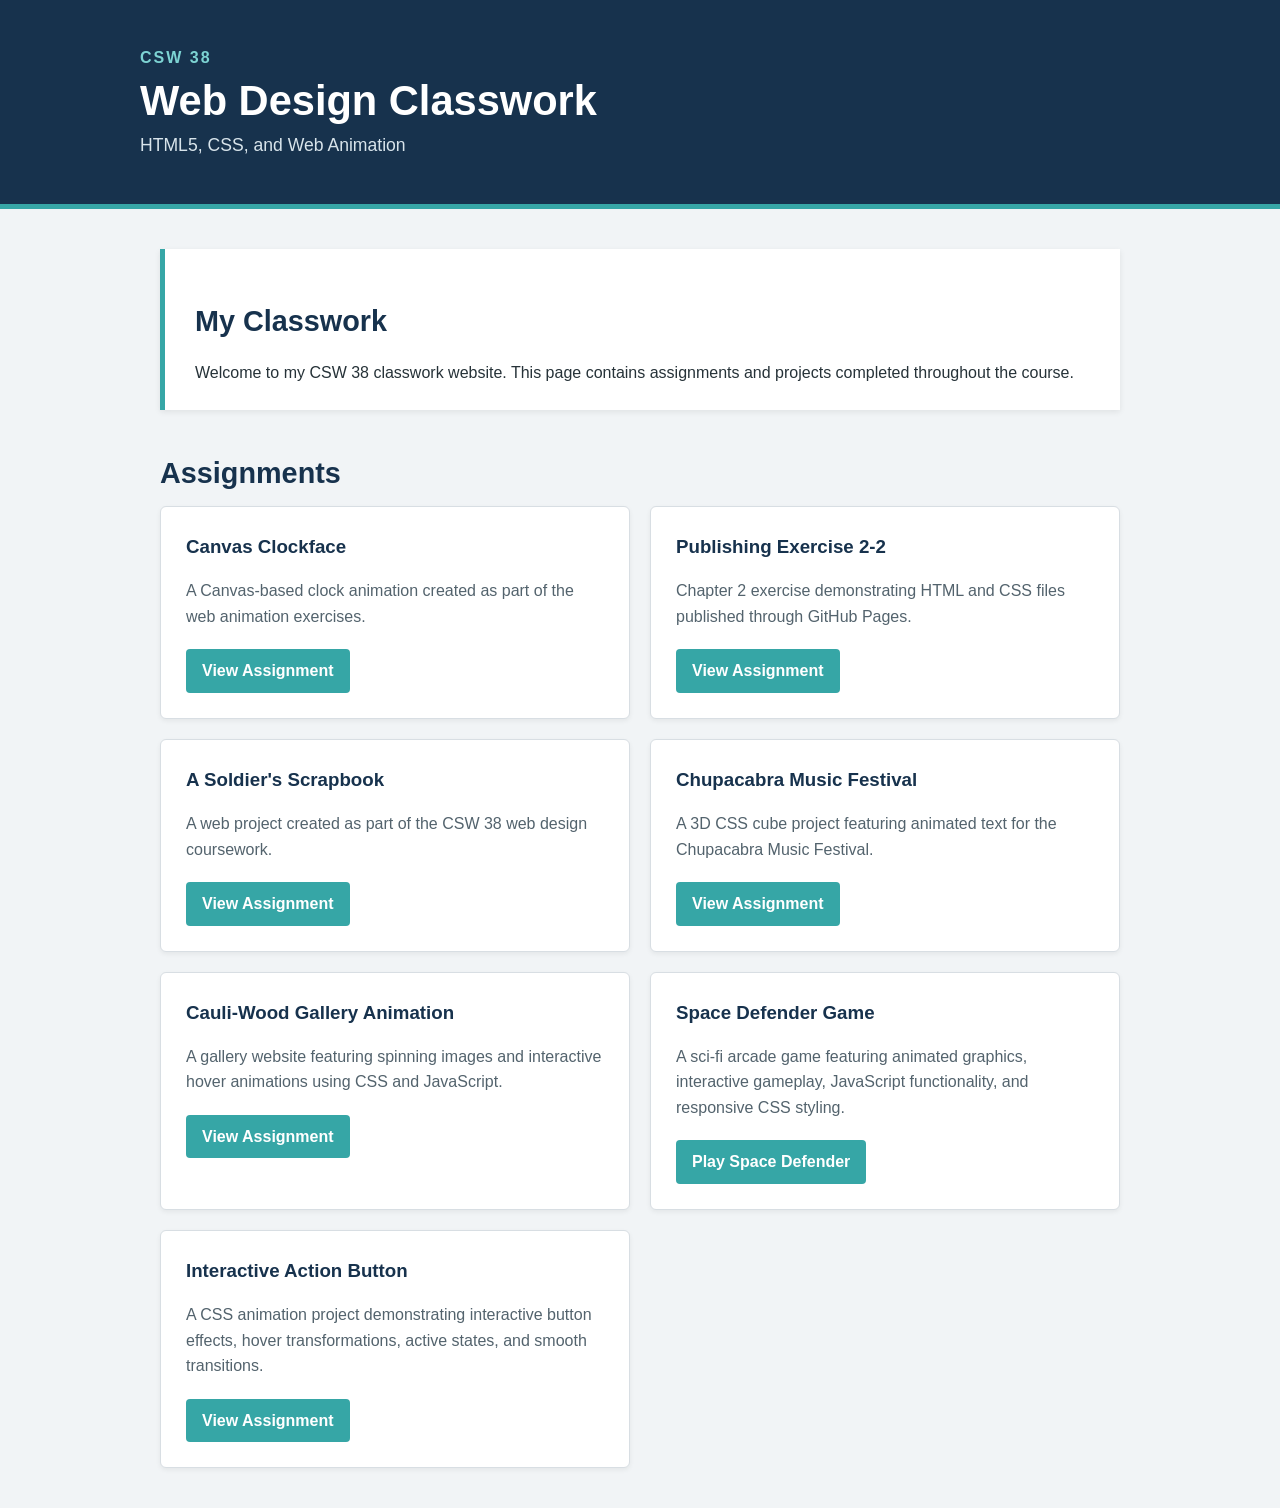
<file: index.html>
<!DOCTYPE html>
<html lang="en">
<head>
   <meta charset="utf-8">
   <meta name="viewport" content="width=device-width, initial-scale=1.0">
   <title>CSW 38 | Web Design Classwork</title>
   <link href="style.css" rel="stylesheet">
</head>

<body>

   <header>
      <div class="header-content">
         <p class="course">CSW 38</p>
         <h1>Web Design Classwork</h1>
         <p class="subtitle">HTML5, CSS, and Web Animation</p>
      </div>
   </header>

   <main>

      <section class="welcome">
         <h2>My Classwork</h2>
         <p>
            Welcome to my CSW 38 classwork website. This page contains
            assignments and projects completed throughout the course.
         </p>
      </section>

      <section>
         <h2>Assignments</h2>

         <div class="assignments">

            <article class="card">
               <h3>Canvas Clockface</h3>
               <p>
                  A Canvas-based clock animation created as part of the
                  web animation exercises.
               </p>
               <a href="canvas-clock/Clockface.html">
                  View Assignment
               </a>
            </article>

            <article class="card">
               <h3>Publishing Exercise 2-2</h3>
               <p>
                  Chapter 2 exercise demonstrating HTML and CSS files
                  published through GitHub Pages.
               </p>
               <a href="publishing-exercise-2-2/code2-2.html">
                  View Assignment
               </a>
            </article>

            <article class="card">
               <h3>A Soldier's Scrapbook</h3>
               <p>
                  A web project created as part of the CSW 38 web design
                  coursework.
               </p>
               <a href="a soldiers scrapbook/ss_dday.html">
                  View Assignment
               </a>
            </article>

            <article class="card">
               <h3>Chupacabra Music Festival</h3>
               <p>
                  A 3D CSS cube project featuring animated text for the
                  Chupacabra Music Festival.
               </p>
               <a href="chupacabra/cf_home.html">
                  View Assignment
               </a>
            </article>

            <article class="card">
               <h3>Cauli-Wood Gallery Animation</h3>
               <p>
                  A gallery website featuring spinning images and
                  interactive hover animations using CSS and JavaScript.
               </p>
               <a href="Cauli-Wood-Gallery/cw_home.html">
                  View Assignment
               </a>
            </article>

            <article class="card">
               <h3>Space Defender Game</h3>
               <p>
                  A sci-fi arcade game featuring animated graphics,
                  interactive gameplay, JavaScript functionality,
                  and responsive CSS styling.
               </p>
               <a href="SpaceDefender_Project/SpaceDefender_Improved.htm">
                  Play Space Defender
               </a>
            </article>

            <!-- Interactive Action Button Assignment -->
            <article class="card">
               <h3>Interactive Action Button</h3>
               <p>
                  A CSS animation project demonstrating interactive
                  button effects, hover transformations, active states,
                  and smooth transitions.
               </p>
               <a href="interactive-button/index.html">
                  View Assignment
               </a>
            </article>

         </div>
      </section>

   </main>

</body>
</html>
</file>
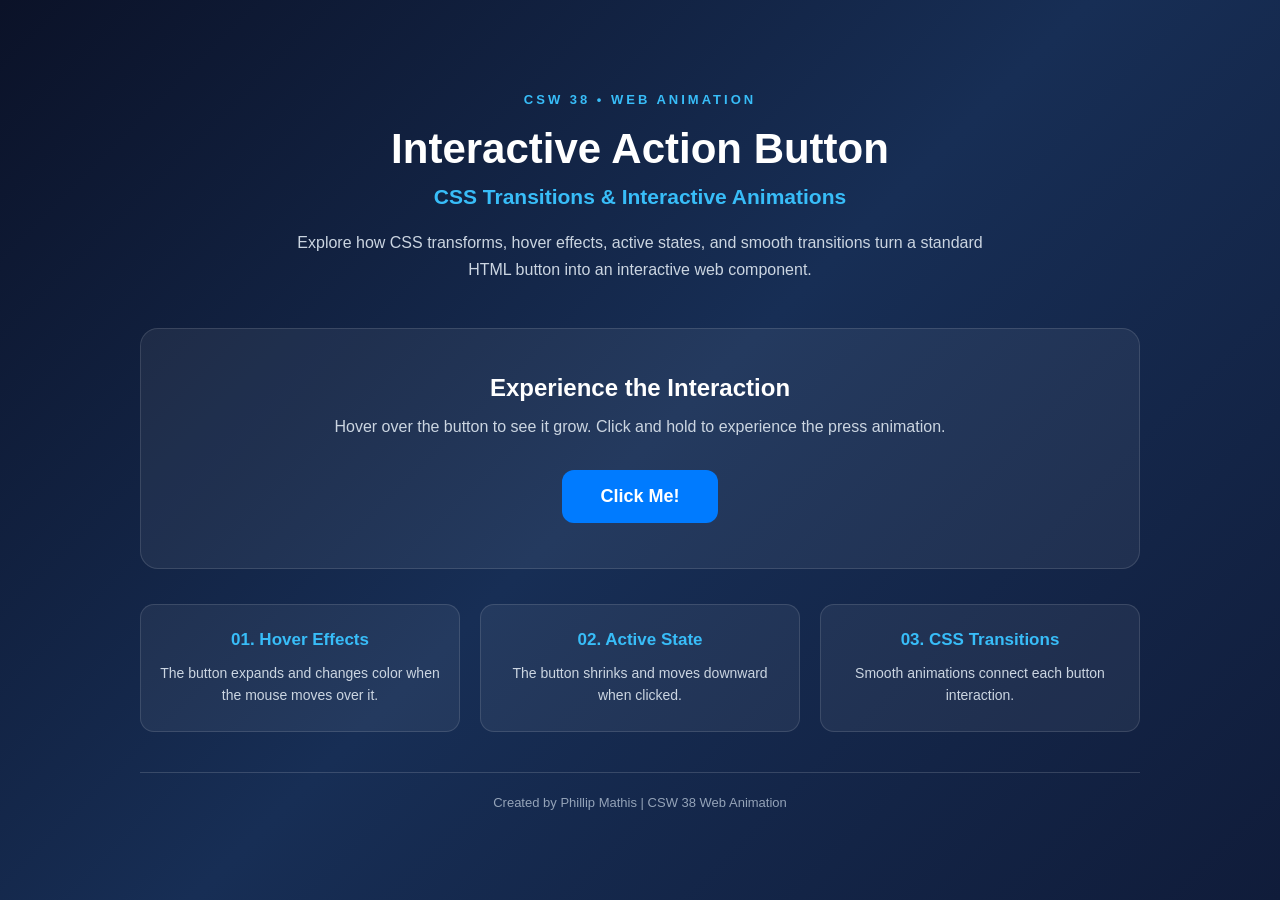
<file: interactive-button/index.html>
<!DOCTYPE html>
<html lang="en">
<head>
    <!--
        CSW 38: Web Animation
        Interactive Action Button – CSS Animation Lab
        Author: Phillip Mathis
        Date: 11/16/2026
        Filename: index.html
    -->

    <meta charset="UTF-8">
    <meta name="viewport" content="width=device-width, initial-scale=1.0">

    <title>Interactive Action Button | CSW 38</title>

    <link rel="stylesheet" href="styles.css">
</head>

<body>

    <main class="container">

        <header class="page-header">
            <span class="course-label">CSW 38 • WEB ANIMATION</span>

            <h1>Interactive Action Button</h1>

            <h2>CSS Transitions & Interactive Animations</h2>

            <p>
                Explore how CSS transforms, hover effects, active states,
                and smooth transitions turn a standard HTML button into
                an interactive web component.
            </p>
        </header>

        <section class="demo-section">

            <h3>Experience the Interaction</h3>

            <p class="instructions">
                Hover over the button to see it grow.
                Click and hold to experience the press animation.
            </p>

            <button class="action-button">
                Click Me!
            </button>

        </section>

        <section class="features">

            <div class="feature-card">
                <h3>01. Hover Effects</h3>
                <p>
                    The button expands and changes color when
                    the mouse moves over it.
                </p>
            </div>

            <div class="feature-card">
                <h3>02. Active State</h3>
                <p>
                    The button shrinks and moves downward
                    when clicked.
                </p>
            </div>

            <div class="feature-card">
                <h3>03. CSS Transitions</h3>
                <p>
                    Smooth animations connect each button
                    interaction.
                </p>
            </div>

        </section>

        <footer>
            <p>Created by Phillip Mathis | CSW 38 Web Animation</p>
        </footer>

    </main>

</body>
</html>
</file>
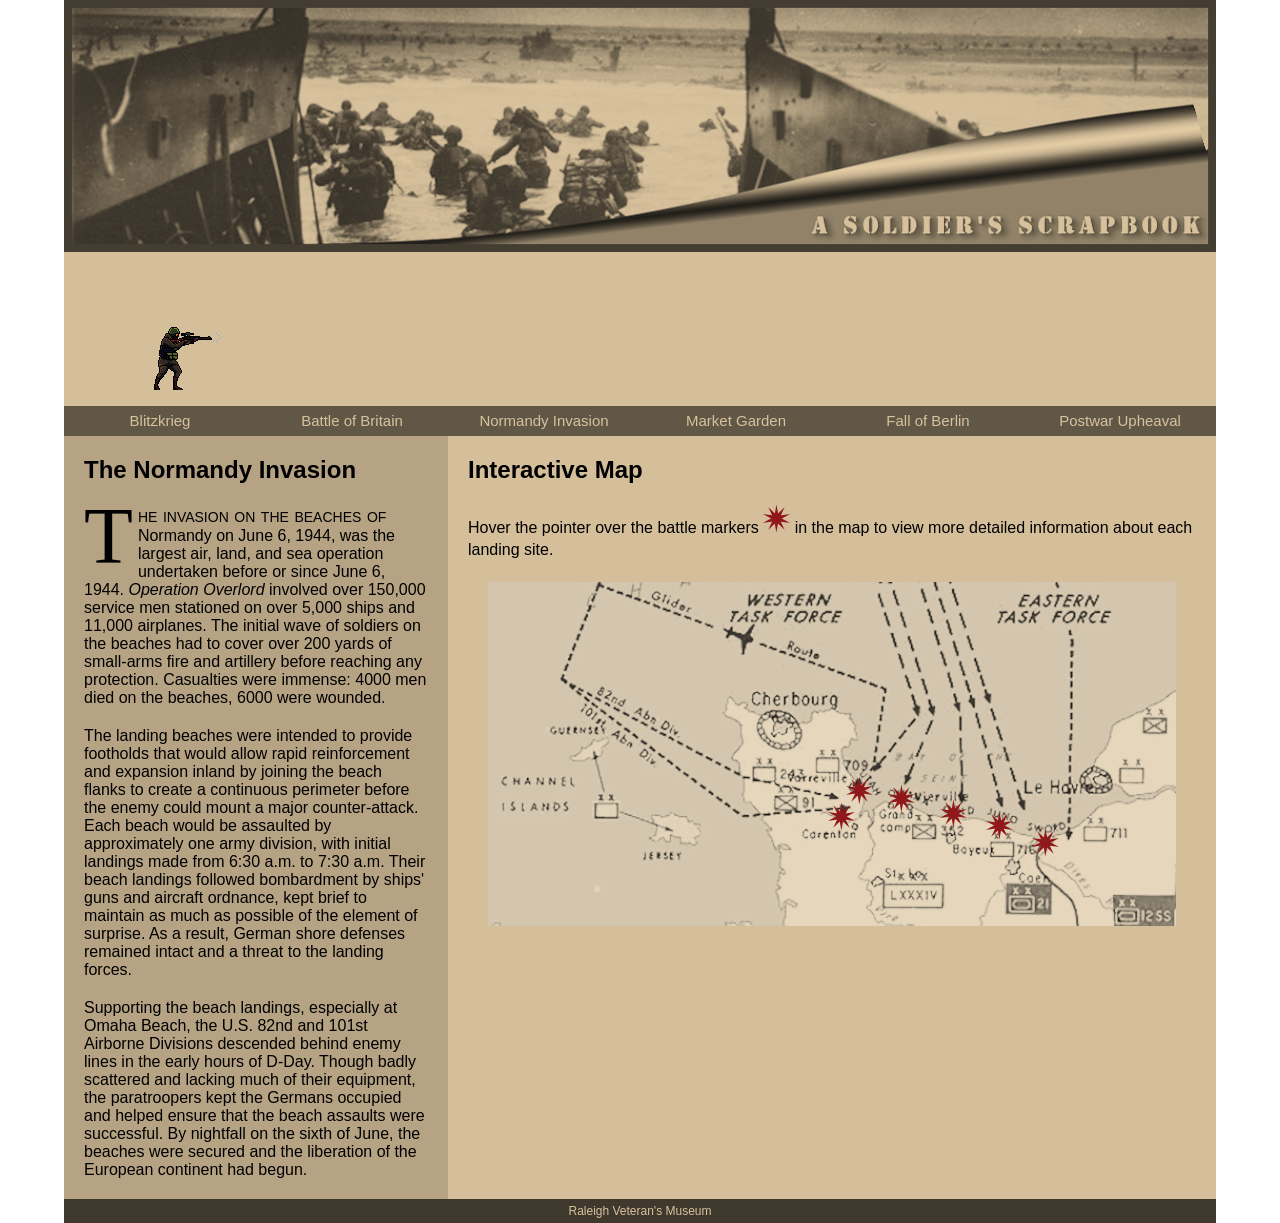
<file: a soldiers scrapbook/ss_dday.html>
<!DOCTYPE html>
<html lang="en">
<head>
   <!--
   New Perspectives on HTML5 and CSS3, 8th Edition
   Tutorial 3
   Case Problem 2
   
   Normandy Invasion Day 1 Page
   Author: Phillip Mathis
   Date:   09/15/2026
   
   Filename: ss_dday.html
   -->
   <meta charset="utf-8" />
   <title>Normandy Invasion: Day 1</title>
   <link href="ss_styles.css" rel="stylesheet" />
   <link href="ss_layout.css" rel="stylesheet" />
</head>

<body>
   <header>
      <img src="ss_logo.png" alt="A Soldier's Scrapbook" />
      <canvas id="soldierCanvas" width="250" height="150"></canvas>
      <nav class="horizontal">
         <ul>
            <li><a href="#">Blitzkrieg</a></li>
            <li><a href="#">Battle of Britain</a></li>
            <li><a href="#">Normandy Invasion</a></li>
            <li><a href="#">Market Garden</a></li>
            <li><a href="#">Fall of Berlin</a></li>
            <li><a href="#">Postwar Upheaval</a></li>
         </ul>
      </nav>
   </header>
   <article>
      <h1>The Normandy Invasion</h1>
      <p>The invasion on the beaches of Normandy on June 6, 1944, was the largest air, land, and sea operation 
         undertaken before or since June 6, 1944. <em>Operation Overlord</em> involved over 150,000 service
         men stationed on over 5,000 ships and 11,000 airplanes. The initial wave of soldiers on the beaches
         had to cover over 200 yards of small-arms fire and artillery before reaching any protection.
         Casualties were immense: 4000 men died on the beaches, 6000 were wounded.</p>
      <p>The landing beaches were intended to provide footholds that would allow rapid reinforcement and expansion 
         inland by joining the beach flanks to create a continuous perimeter before the enemy could mount a 
         major counter-attack. Each beach would be assaulted by approximately one army division, with 
         initial landings made from 6:30 a.m. to 7:30 a.m. Their beach landings followed bombardment by 
         ships' guns and aircraft ordnance, kept brief to maintain as much as possible of the element of 
         surprise. As a result, German shore defenses remained intact and a threat to the landing forces.</p>
      <p>Supporting the beach landings, especially at Omaha Beach, the U.S. 82nd and 101st Airborne Divisions 
         descended behind enemy lines in the early hours of D-Day. Though badly scattered and lacking much of 
         their equipment, the paratroopers kept the Germans occupied and helped ensure that the beach assaults 
         were successful. By nightfall on the sixth of June, the beaches were secured and the liberation of 
         the European continent had begun.</p>
   </article>
   <aside>
      <h1>Interactive Map</h1>
      <p>Hover the pointer over the battle markers <img src="ss_marker.png" alt="" /> in the map to
         view more detailed information about each landing site.</p>
         
      <div id="battleMap">
         <img src="ss_map.png" id="mapImage" alt="battle map" />
         <a id="marker1" class="battleMarkers" href="#marker1"><img src="ss_marker.png" alt="" /></a>
         <div class="mapInfo" id="info1">
            <h2>Sainte-M&egrave;re-&Eacute;glise</h2>
            <p>The 82nd Infantry Division mistakenly landed directly in the town of Sainte-M&egrave;re-&Eacute;glise 
               at 1:40 a.m., resulting in heavy casualties. Burning buildings illuminated the night sky, making
               the defenseless paratroopers easy targets and the down-draft from the flames sucked several men
               into the fires. Other troopers were caught hanging from trees and utility poles and shot before 
               they could cut themselves loose.</p>
            <p>However, the Germans were confused by conflicting reports of allied landings and attacks and
               retired in the middle of the night. This contributed to the ease by which the 505th PIR took
               the town by 5:00 a.m. The lightly armed troops held the town against heavy German 
               counter-attacks, finally securing it on June 7th with help from tanks sent from nearby
               Utah Beach.</p>
         </div>
         
         <a id="marker2" class="battleMarkers" href="#marker2"><img src="ss_marker.png" alt="" /></a>
         <div class="mapInfo" id="info2">
            <h2>Utah Beach</h2>
            <p>Utah Beach was a staging area to secure the important port facilities at Cherbourg. It was added
               later in the D-Day planning and necessitated a month-long delay for the assembly of additional l
               landing crafts. Troops landed in four waves beginning at 6:30 a.m. and were met with minimal
               resistance. The 4th Infantry Division landed 21,000 troops on Utah suffering only 197 casualties.
               By the end of June 6th, Allied forces had captured only about half of their objectives,
               but the beachhead was secure and could be used as an important staging area in subsequent days.</p>
            <p>Cherbourg was captured on June 26, but only after the Germans had destroyed the port facilities.
               The port was not fully operational until September.</p>
         </div>
         
         <a id="marker3" class="battleMarkers" href="#marker3"><img src="ss_marker.png" alt="" /></a>
         <div class="mapInfo" id="info3">
            <h2>Omaha Beach</h2>
            <p>Very little went according to plan at Omaha Beach. Most of the landing craft missed
               their targets and came up against unexpectedly-strong opposition. Under heavy fire,
               army engineers worked to clear beach obstacles but the time required to clear the
               beach caused subsequent landing crafts to bunch up and obstruct the clear landing
               channels.</p>
            <p>Eventually small groups of survivors were able to improvise an assault on the
               entrenched German troops. By the end of June 6, two isolated footholds on the beach
               were achieved and were exploited over the next several days as the invasion forces
               moved inland.</p>
         </div>
         
         <a id="marker4" class="battleMarkers" href="#marker4"><img src="ss_marker.png" alt="" /></a>
         <div class="mapInfo" id="info4">
            <h2>Gold Beach</h2>
            <p>The British landing at Gold Beach was designed to link up with forces at Omaha Beach and 
               move inland to Bayeux. High winds made it difficult to establish a beachhead and the
               amphibious assault did not begin until 7:30 a.m. However heavy bombardment disabled
               three of the four large German guns covering the beach.</p>
            <p>Due to stiff German resistance, Bayeux was not captured until June 7. British casualties 
               at Gold are estimated at 1,000–1,100. German casualties are unknown.</p>
         </div>
         
         <a id="marker5" class="battleMarkers" href="#marker5"><img src="ss_marker.png" alt="" /></a>
         <div class="mapInfo" id="info5">
            <h2>Juno Beach</h2>
            <p>The objective at Juno ws to seize the Carpiquet airport west of Caen and link up 
               with the invasion forces at Gold and Sword. The beach was defended by two German 
               battalions and a panzer division, making it the second most heavily defended beaches
               on D-Day.</p>
            <p>The landings encountered heavy early resistance and early ship bombardment was ineffective at 
               breaking up the German forces. The push inland towards Carpiquet achieved mixed results with
               the sheer number of forces on the beach delaying reinforcements. However by 11 p.m., the
               invasion force had reached its objectives and succeeded in pushing farther 
               inland than any other landing force on D-Day.</p>
         </div>
         
         <a id="marker6" class="battleMarkers" href="#marker6"><img src="ss_marker.png" alt="" /></a>
         <div class="mapInfo" id="info6">
            <h2>Sword Beach</h2>
            <p>Sword was the easternmost landing site of the Normandy Invasion. Sword was divided into 
               several sectors with each sector divided into beaches. Sword is located about 9 miles
               from Caen, the goal of the 3rd Infantry Division.</p>
            <p>The Sword landing suffered few casualties but it's route inland suffered from traffic
               congestion that limited the invasion's effectiveness. Troops at Sword experienced the
               only armour counter-attack of D-Day, mounted by the 21st Panzer Division.</p>
         </div>
      </div>
   </aside>
   
   <footer>Raleigh Veteran's Museum</footer>
   <script src="ss_animation.js"></script>
</body>
</html>
</file>
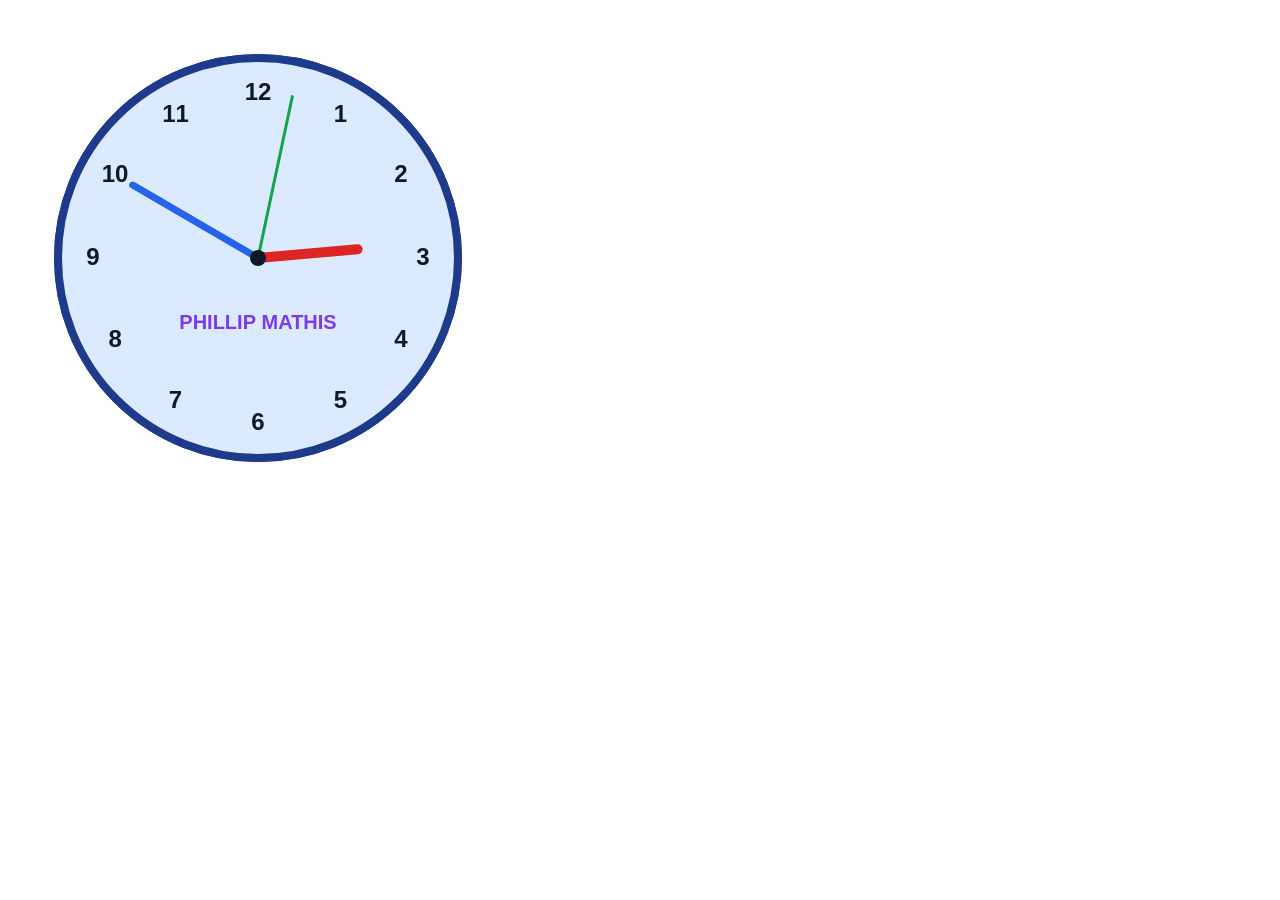
<file: canvas-clock/Clockface.html>
<!DOCTYPE html>
<html>
<head>
    <title>My Canvas Clock</title>
</head>
<body>
    <canvas id="canvas" width="500" height="500"></canvas>
    <script>
        const canvas = document.getElementById("canvas");
        const ctx = canvas.getContext("2d");

    function drawClock() {
    
    //Drawing Clock Face //
        ctx.beginPath();
        ctx.arc(250, 250, 200, 0, 2 * Math.PI);
    // Adding color to clcok face //
        ctx.fillStyle = "#dbeafe";
        ctx.fill();

        ctx.strokeStyle = "#1e3a8a";
        ctx.lineWidth = 8;
        ctx.stroke();

    // Adding numbers 1-12 to clock
        ctx.font = "bold 24px Arial";
        ctx.fillStyle = "#111827";
        ctx.textAlign = "center";
        ctx.textBaseline = "middle";

        for (let num = 1; num <= 12; num++) {
            let angle = num * Math.PI / 6;
            let x = 250 + Math.sin(angle) * 165;
            let y = 250 - Math.cos(angle) * 165;

            ctx.fillText(num, x, y);
    }

    // Adding my name to clock // 
        ctx.font = "bold 20px Arial";
        ctx.fillStyle = "#7c3aed";
        ctx.textAlign = "center";

        ctx.fillText("PHILLIP MATHIS", 250, 315);

    // Get current time//
        const now = new Date();
        
        let hour = now.getHours();
        let minute = now.getMinutes();
        let second = now.getSeconds();

        hour = hour %12;

    // Calculate hand angles
        let hourAngle =
            (hour * Math.PI / 6) +
            (minute * Math.PI / (6 * 60));

        let minuteAngle =
            (minute * Math.PI / 30) +
            (second * Math.PI / (30 * 60));

        let secondAngle =
            second * Math.PI / 30;

    // Added hand colors
        drawHand(hourAngle, 100, 10, "#dc2626");
        drawHand(minuteAngle, 145, 7, "#2563eb");
        drawHand(secondAngle, 165, 3, "#16a34a");

    // Center of clock
        ctx.beginPath();
        ctx.arc(250, 250, 8, 0, 2 * Math.PI);
        ctx.fillStyle = "#111827";
        ctx.fill();
        }

    //Adding clock hands//
    function drawHand(angle, length, width, color) {
        ctx.beginPath();

        ctx.lineWidth = width;
        ctx.lineCap = "round";
        ctx.strokeStyle = color;

        ctx.moveTo(250, 250);

        ctx.lineTo(
            250 + Math.sin(angle) * length,
            250 - Math.cos(angle) * length
        );

        ctx.stroke();
    }

    // Draw the clock//
        drawClock();
    
    // Update every second//
        setInterval(drawClock, 1000);
    </script>

</body>
</html>
</file>
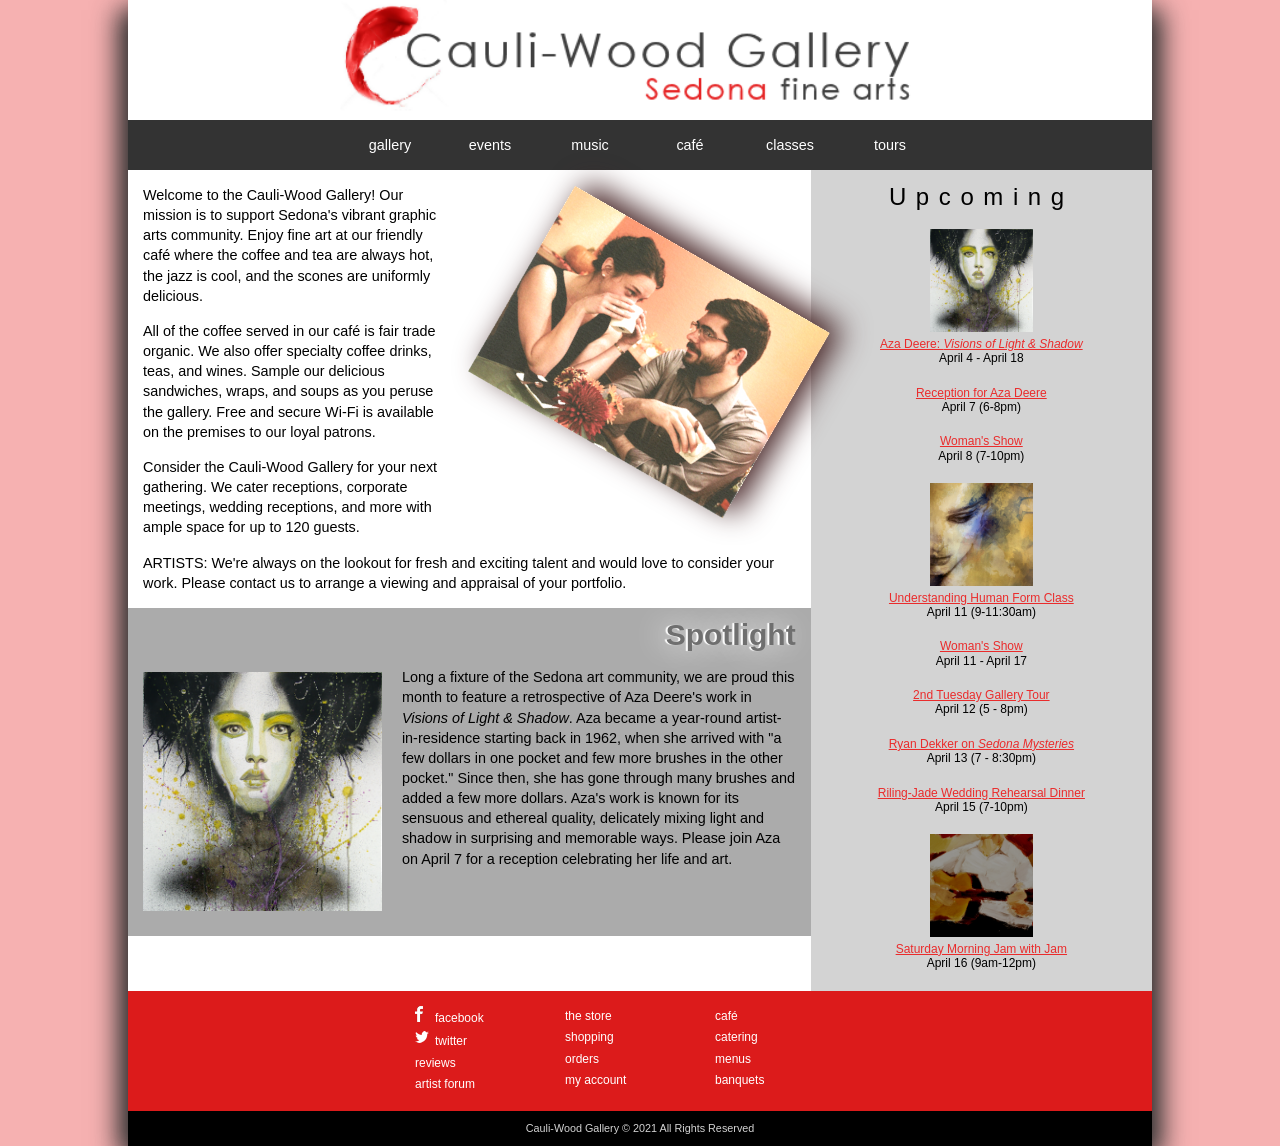
<file: Cauli-Wood-Gallery/cw_home.html>
<!DOCTYPE html><html lang="en">
<head>
   <!--
    New Perspectives on HTML5 and CSS3, 8th Edition
    Tutorial 5
    Case Problem 2Cauli-Wood Gallery home page
Author: Phillip Mathis
Date: 10/06/2026

Filename: cw_home.html

-->

   <title>Cauli-Wood Gallery</title>
   <meta charset="utf-8" />
   <meta name="viewport" content="width=device-width, initial-scale=1" />
   <link href="cw_reset.css" rel="stylesheet" />
   <link href="cw_styles.css" rel="stylesheet" />
</head>
<body>
   <header>
      <img src="cw_logo.png" alt="Cauli-Wood Gallery" id="logoImage" />
      <nav id="top">
         <ul>
            <li><a href="#">gallery</a></li>
            <li><a href="#">events</a></li>
            <li><a href="#">music</a></li>
            <li><a href="#">caf&eacute;</a></li>
            <li><a href="#">classes</a></li>
            <li><a href="#">tours</a></li>
         </ul>
      </nav>
   </header>   <article>
      <p id="links">
         <a href="tel:+19285551615">(928) 555-1615</a>
         <a href="mailto:sofiafonte@example.com/cw">email</a>
      </p>  <p>
     <img src="cw_image07.png" alt="" id="cw_image07" />
     Welcome to the Cauli-Wood Gallery!
     Our mission is to support Sedona's vibrant graphic arts community.
     Enjoy fine art at our friendly caf&eacute; where the coffee and tea
     are always hot,
     the jazz is cool, and the scones are uniformly delicious.
  </p>

  <p>
     All of the coffee served in our caf&eacute; is fair
     trade organic. We also offer specialty coffee drinks, teas, and
     wines. Sample our delicious sandwiches, wraps, and soups as you peruse
     the gallery. Free and secure Wi-Fi is available on the premises to our
     loyal patrons.
  </p>

  <p>
     Consider the Cauli-Wood Gallery for your next gathering. We cater
     receptions, corporate meetings, wedding receptions, and more with
     ample space for up to 120 guests.
  </p>

  <p>
     ARTISTS: We're always on the lookout for fresh and exciting talent and would love
     to consider your work. Please contact us to arrange a viewing and appraisal
     of your portfolio.
  </p>

  <section id="spotlight">
     <h1>Spotlight</h1>
     <img src="cw_image01.png" alt="" id="cw_image01" />
     <p>
        Long a fixture of the Sedona art community, we are proud this month
        to feature a retrospective of Aza Deere's work in
        <em>Visions of Light &amp; Shadow</em>. Aza became a year-round
        artist-in-residence starting back in 1962, when she arrived
        with "a few dollars in one pocket and few more brushes in
        the other pocket." Since then, she has gone through many brushes
        and added a few more dollars. Aza's work is known for its sensuous and
        ethereal quality, delicately mixing light and shadow in
        surprising and memorable ways. Please join Aza on April 7 for
        a reception celebrating her life and art.
     </p>
  </section>

   </article>   <aside>
      <h1>Upcoming</h1>
      <dl>
         <dt>
            <img src="cw_image01.png" alt="" />
            <a href="#">Aza Deere: <em>Visions of Light &amp; Shadow</em></a>
         </dt>
         <dd>April 4 - April 18</dd>     <dt><a href="#">Reception for Aza Deere</a></dt>
     <dd>April 7 (6-8pm)</dd>

     <dt><a href="#">Woman's Show</a></dt>
     <dd>April 8 (7-10pm)</dd>

     <dt>
        <img src="cw_image05.png" alt="" />
        <a href="#">Understanding Human Form Class</a>
     </dt>
     <dd>April 11 (9-11:30am)</dd>

     <dt><a href="#">Woman's Show</a></dt>
     <dd>April 11 - April 17</dd>

     <dt><a href="#">2nd Tuesday Gallery Tour</a></dt>
     <dd>April 12 (5 - 8pm)</dd>

     <dt>
        <a href="#">Ryan Dekker on <em>Sedona Mysteries</em></a>
     </dt>
     <dd>April 13 (7 - 8:30pm)</dd>

     <dt><a href="#">Riling-Jade Wedding Rehearsal Dinner</a></dt>
     <dd>April 15 (7-10pm)</dd>

     <dt>
        <img src="cw_image03.png" alt="" />
        <a href="#">Saturday Morning Jam with Jam</a>
     </dt>
     <dd>April 16 (9am-12pm)</dd>
  </dl>

   </aside>   <footer>
      <nav id="bottom">
         <ul>
            <li>
               <a href="#"><img id="fbicon" src="fbicon.png" alt="" />facebook</a>
            </li>
            <li>
               <a href="#"><img id="twittericon" src="twittericon.png" alt="" />twitter</a>
            </li>
            <li><a href="#">reviews</a></li>
            <li><a href="#">artist forum</a></li>
         </ul>     <ul>
        <li><a href="#">the store</a></li>
        <li><a href="#">shopping</a></li>
        <li><a href="#">orders</a></li>
        <li><a href="#">my account</a></li>
     </ul>

     <ul>
        <li><a href="#">caf&eacute;</a></li>
        <li><a href="#">catering</a></li>
        <li><a href="#">menus</a></li>
        <li><a href="#">banquets</a></li>
     </ul>
  </nav>

  <p>Cauli-Wood Gallery &copy; 2021 All Rights Reserved</p>

   </footer>   <script src="animation.js"></script></body>
</html>
</file>
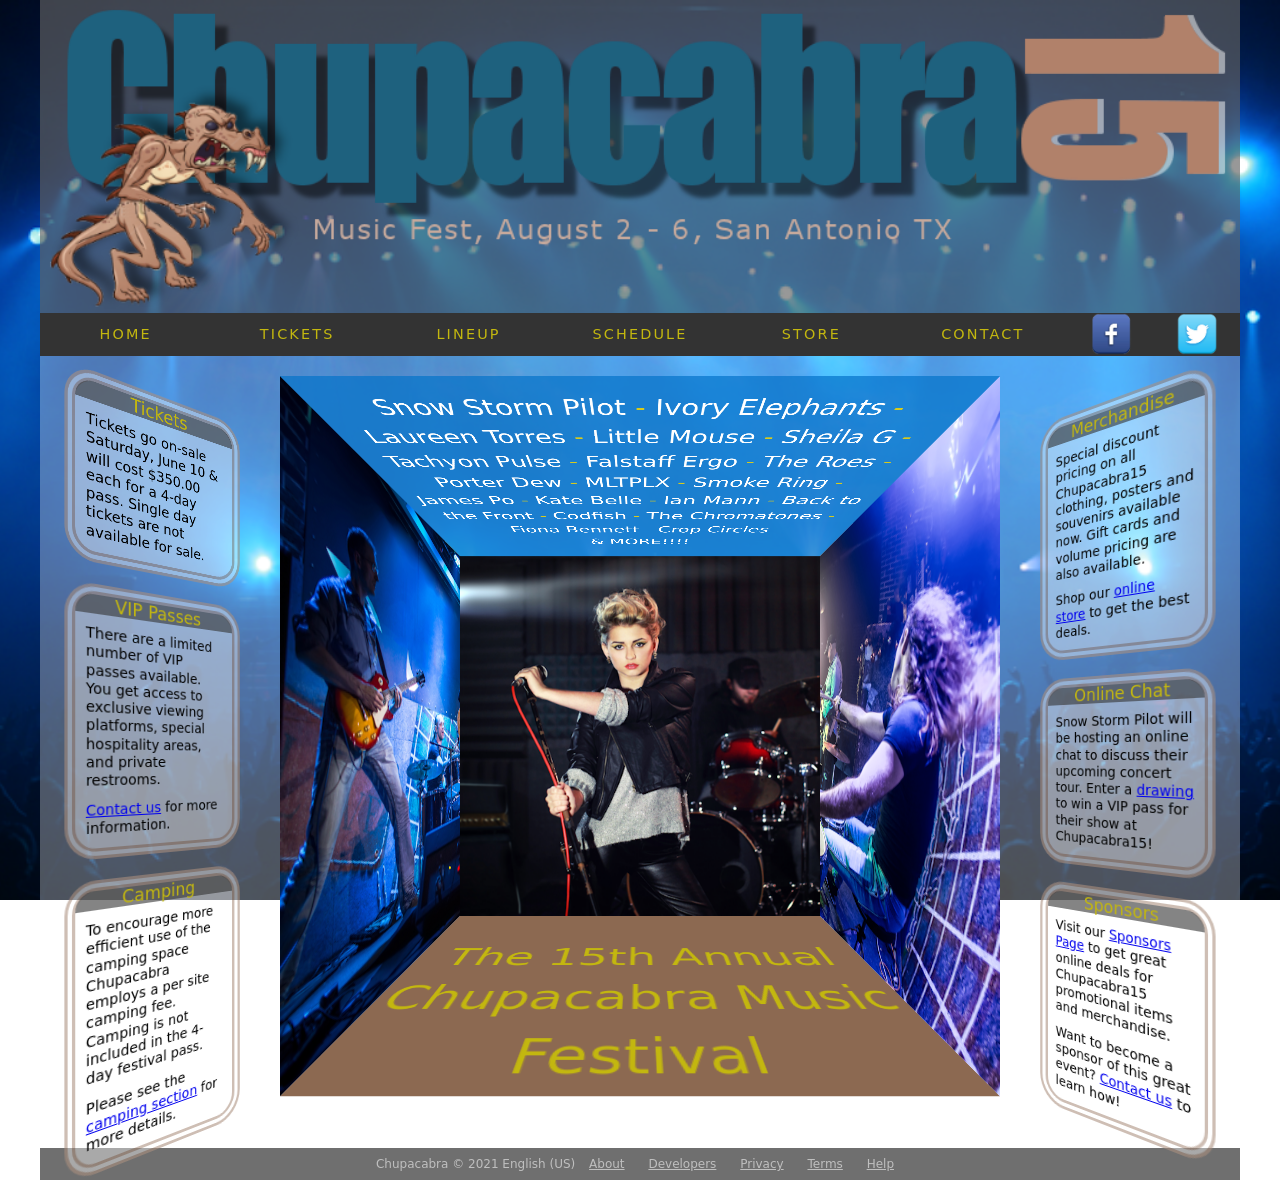
<file: chupacabra/cf_home.html>
<!DOCTYPE html>
<html lang="en">
<head>
   <!--
    New Perspectives on HTML5 and CSS3, 8th Edition
    Tutorial 4
    Case Problem 2
    
    Chupacabra 15 Home Page
    Author: Phillip Mathis
    Date: 09/24/2026   

    Filename: cf_home.html
   -->
   <meta charset="utf-8" />
   <title>Chupacabra 15 Festival</title>
   <link href="cf_reset.css" rel="stylesheet" />
   <link href="cf_layout.css" rel="stylesheet" />
   <link href="cf_effects.css" rel="stylesheet" />
</head>

<body>
   <header>
      <img src="cf_logo.png" alt="Chupacabra 15" />
      <nav class="horizontal">
         <ul>
            <li><a href="#">HOME</a></li>
            <li><a href="#">TICKETS</a></li>
            <li><a href="#">LINEUP</a></li>
            <li><a href="#">SCHEDULE</a></li>
            <li><a href="#">STORE</a></li>
            <li><a href="#">CONTACT</a></li>
            <li><a href="#"><img src="cf_facebook.png" alt="facebook" /></a></li>
            <li><a href="#"><img src="cf_twitter.png" alt="twitter" /></a></li>
         </ul>
      </nav>
   </header>
   
   <section id="left">
      <aside>
         <h1>Tickets</h1>
         <p>Tickets go on-sale Saturday, June 10 &amp; will cost $350.00 each for 
            a 4-day pass. Single day tickets are not available for sale.</p>
      </aside>
      <aside>
         <h1>VIP Passes</h1>
         <p>There are a limited number of VIP passes available. You get access to 
            exclusive viewing platforms, special hospitality areas, and private restrooms.</p>
         <p><a href="#">Contact us</a> for more information.</p>
      </aside>
      <aside>
         <h1>Camping</h1>
         <p>To encourage more efficient use of the camping space Chupacabra employs a
            per site camping fee. Camping is not included in the 4-day festival pass.</p>
         <p>Please see the <a href="#">camping section</a> for more details.</p>
      </aside>
   </section>
   <section id="center">
      <div id="cube">
      
         <div id="cube_bottom" class="cube_face">
            <h1>The 15th Annual Chupacabra Music Festival</h1>
         </div>
         
         <div id="cube_top" class="cube_face">
            <p>Snow Storm Pilot <span>-</span> Ivory Elephants <span>-</span> Laureen Torres 
            <span>-</span> Little Mouse <span>-</span> Sheila G <span>-</span> Tachyon Pulse 
            <span>-</span> Falstaff Ergo <span>-</span> The Roes <span>-</span> Porter Dew 
            <span>-</span> MLTPLX <span>-</span> Smoke Ring <span>-</span> James Po 
            <span>-</span> Kate Belle <span>-</span> Ian Mann <span>-</span> Back to the Front 
            <span>-</span> Codfish <span>-</span> The Chromatones <span>-</span> Fiona Bennett 
            <span>-</span> Crop Circles <br />
            &amp; MORE!!!! </p>
         </div>
         
         <div id="cube_left" class="cube_face">
            <img src="cf_photo1.png" alt="" />
         </div>
         
         <div id="cube_right" class="cube_face">
            <img src="cf_photo2.png" alt="" />
         </div>
         
         <div id="cube_front" class="cube_face">
            <img src="cf_photo3.png" alt="" />
         </div>
         
      </div>
   </section>
   
   <section id="right">
      <aside>
         <h1>Merchandise</h1>
         <p>Special discount pricing on all Chupacabra15 clothing, posters and
            souvenirs available now. Gift cards and volume pricing are also
            available.</p>
         <p>Shop our <a href="#">online store</a> to get the best deals.</p>
      </aside>
      <aside>
         <h1>Online Chat</h1>
         <p>Snow Storm Pilot will be hosting an online chat to discuss
            their upcoming concert tour. Enter a <a href="#">drawing</a> to win a VIP pass 
            for their show at Chupacabra15!</p>
      </aside>
      <aside>
         <h1>Sponsors</h1>
         <p>Visit our <a href="#">Sponsors Page</a> to get great online deals
            for Chupacabra15 promotional items and merchandise.</p>
         <p>Want to become a sponsor of this great event? <a href="#">Contact
            us</a> to learn how!</p>
      </aside>
   </section>
   
   <footer>
      Chupacabra &copy; 2021 English (US) <span> <a href="#">About</a> 
      <a href="#">Developers</a> <a href="#">Privacy</a> <a href="#">Terms</a> 
      <a href="#">Help</a> </span>
   </footer>
   
</body>
</html>
</file>
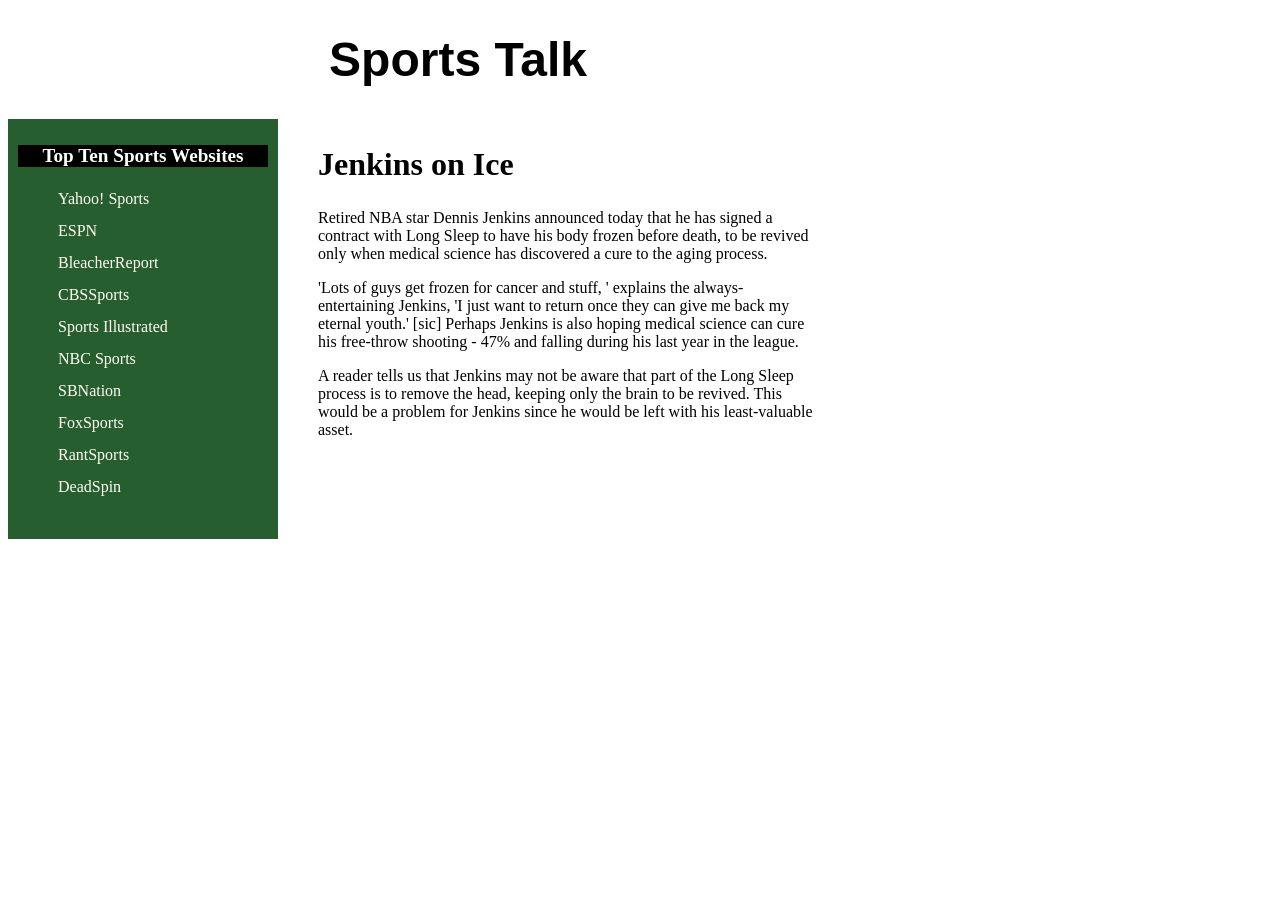
<file: Publishing & Exercise 2-2/code2-2.html>
<!doctype html>
<html lang="en">
<head>
   <!--
   New Perspectives on HTML5 and CSS3, 8th Edition
   Tutorial 2
   Coding Challenge 2
   
   Author: Phillip Mathis
   Date:09/09/2026
   Filename: code2-2.html
   -->
   <meta charset="utf-8">
   <title>Coding Challenge 2-2</title>

   <link href="code2-2_layout.css" rel="stylesheet">
   <link href="code2-2.css" rel="stylesheet">

</head>
<body>
   <header>
      <h1>Sports Talk</h1>
   </header>
   <nav>
      <h1>Top Ten Sports Websites</h1>
      <ul>
         <li><a href="www.sports.yahoo.com">Yahoo! Sports</a></li>
         <li><a href="www.espn.com">ESPN</a></li>
         <li><a href="www.bleacherreport.com">BleacherReport</a></li>
         <li><a href="www.cbssports.com">CBSSports</a></li>
         <li><a href="si.com">Sports Illustrated</a></li>
         <li><a href="www.nbcsports.com">NBC Sports</a></li>
         <li><a href="www.sbnation.com">SBNation</a></li>
         <li><a href="www.foxsports.com">FoxSports</a></li>
         <li><a href="www.rantsports.com">RantSports</a></li>
         <li><a href="www.deadspin.com">DeadSpin</a></li>
      </ul>
   </nav>
   <article>
      <h1>Jenkins on Ice</h1>
      <p>Retired NBA star Dennis Jenkins announced today that he has signed 
         a contract with Long Sleep to have his body frozen before death, to 
         be revived only when medical science has discovered a cure to the 
         aging process.</p>
      <p>'Lots of guys get frozen for cancer and stuff, ' explains the 
         always-entertaining Jenkins, 'I just want to return once they can give
         me back my eternal youth.' [sic] Perhaps Jenkins is also hoping medical 
         science can cure his free-throw shooting - 47% and falling during his 
         last year in the league.</p>
      <p>A reader tells us that Jenkins may not be aware that part of the Long 
         Sleep process is to remove the head, keeping only the brain to be revived. 
         This would be a problem for Jenkins since he would be left with his 
         least-valuable asset.</p>
   </article>
</body>
</html>
</file>
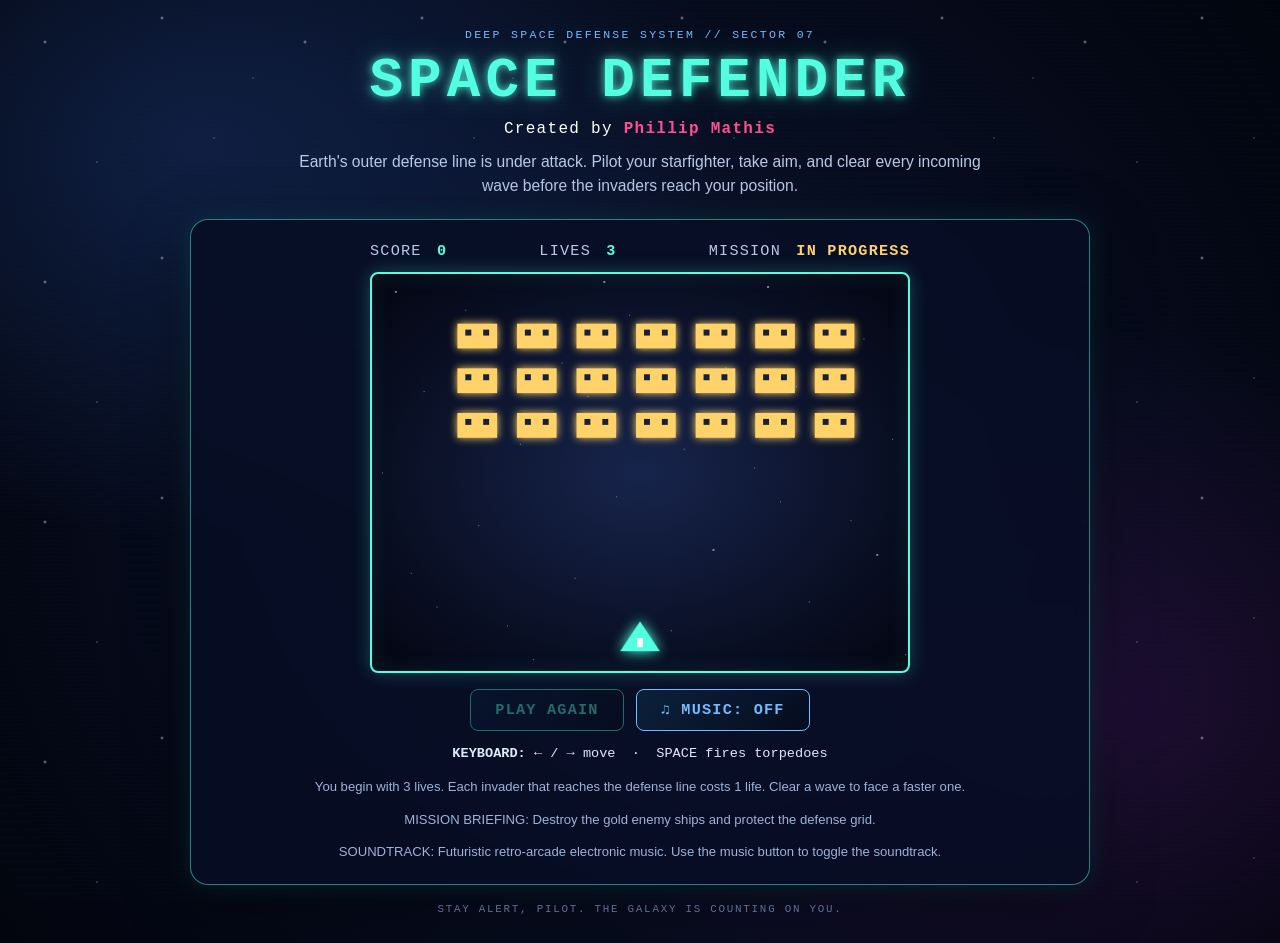
<file: SpaceDefender_Project/SpaceDefender_Improved.htm>
<!DOCTYPE html>
<html lang="en">
<head>
  <meta charset="UTF-8">
  <meta name="viewport" content="width=device-width, initial-scale=1.0">
  <meta name="theme-color" content="#050817">

  <title>Space Defender | Phillip Mathis</title>

  <link rel="stylesheet" href="SpaceDefender.css">
  <script src="SpaceDefender.js?v=2" defer></script>
</head>

<body>
  <main class="page-shell">

    <header class="site-header">
      <p class="eyebrow">
        DEEP SPACE DEFENSE SYSTEM // SECTOR 07
      </p>

      <h1>SPACE DEFENDER</h1>

      <p class="author">
        Created by <strong>Phillip Mathis</strong>
      </p>

      <p class="intro">
        Earth's outer defense line is under attack.
        Pilot your starfighter, take aim, and clear every
        incoming wave before the invaders reach your position.
      </p>
    </header>

    <section class="game-panel" aria-label="Space Defender game">

      <div class="status-bar">
        <div class="status-item">
          SCORE <span id="score">0</span>
        </div>

        <div class="status-item">
          LIVES <span id="lives">3</span>
        </div>

        <div class="status-item">
          MISSION <span id="missionStatus">IN PROGRESS</span>
        </div>
      </div>

      <canvas
        id="gameCanvas"
        width="540"
        height="400"
        aria-label="Space Defender game area">

        Your browser does not support the HTML canvas element.

      </canvas>

      
      <div class="game-actions">
      
        <button
          id="playAgain"
          class="action-button"
          type="button"
          disabled>
          PLAY AGAIN
        </button>
      
        <button
          id="musicToggle"
          class="action-button secondary-button"
          type="button"
          aria-pressed="false">
          ♫ MUSIC: OFF
        </button>
      
      </div>


      <div class="touch-controls" aria-label="Touch game controls">

        <button
          class="control-button"
          id="moveLeft"
          type="button"
          aria-label="Move left">
          ◀
        </button>

        <button
          class="control-button fire-button"
          id="fire"
          type="button"
          aria-label="Fire">
          FIRE
        </button>

        <button
          class="control-button"
          id="moveRight"
          type="button"
          aria-label="Move right">
          ▶
        </button>

      </div>

      <p class="instructions">
        <strong>KEYBOARD:</strong>
        ← / → move &nbsp;·&nbsp; SPACE fires torpedoes
      </p>

      <p class="mission-note">
        You begin with 3 lives. Each invader that reaches
        the defense line costs 1 life. Clear a wave to face
        a faster one.
      </p>

      <p class="mission-note">
        MISSION BRIEFING: Destroy the gold enemy ships
        and protect the defense grid.
      </p>

      <p class="mission-note">
        SOUNDTRACK: Futuristic retro-arcade electronic music.
        Use the music button to toggle the soundtrack.
      </p>

    </section>

    <footer class="page-footer">
      STAY ALERT, PILOT. THE GALAXY IS COUNTING ON YOU.
    </footer>

  </main>
</body>
</html>
</file>
<file: style.css>
@charset "utf-8";

/* General page styles */

* {
   box-sizing: border-box;
}

body {
   margin: 0;
   background-color: #f1f4f6;
   color: #263238;
   font-family: Arial, Helvetica, sans-serif;
   line-height: 1.6;
}


/* Header */

header {
   background-color: #17324d;
   color: white;
   padding: 45px 20px;
   border-bottom: 5px solid #36a6a6;
}

.header-content {
   max-width: 1000px;
   margin: 0 auto;
}

.course {
   margin: 0;
   color: #7dd3d3;
   font-size: 1em;
   font-weight: bold;
   letter-spacing: 2px;
   text-transform: uppercase;
}

h1 {
   margin: 5px 0;
   font-size: 2.6em;
   line-height: 1.2;
}

.subtitle {
   margin: 5px 0 0;
   color: #d8e4eb;
   font-size: 1.1em;
}


/* Main content */

main {
   max-width: 1000px;
   margin: 40px auto;
   padding: 0 20px;
}

section {
   margin-bottom: 40px;
}

h2 {
   color: #17324d;
   margin-bottom: 10px;
   font-size: 1.8em;
}


/* Welcome section */

.welcome {
   background-color: white;
   padding: 25px 30px;
   border-left: 5px solid #36a6a6;
   box-shadow: 0 2px 6px rgba(0, 0, 0, 0.08);
}

.welcome p {
   margin-bottom: 0;
}


/* Assignment cards */

.assignments {
   display: grid;
   grid-template-columns: repeat(2, 1fr);
   gap: 20px;
}

.card {
   background-color: white;
   padding: 25px;
   border: 1px solid #d8dee3;
   border-radius: 6px;
   box-shadow: 0 2px 5px rgba(0, 0, 0, 0.06);
}

.card h3 {
   color: #17324d;
   margin-top: 0;
   margin-bottom: 10px;
}

.card p {
   color: #53636d;
   margin-bottom: 20px;
}

.card a {
   display: inline-block;
   background-color: #36a6a6;
   color: white;
   padding: 9px 16px;
   border-radius: 4px;
   text-decoration: none;
   font-weight: bold;
}

.card a:hover {
   background-color: #287f7f;
}


/* Footer */

footer {
   margin-top: 50px;
   padding: 25px;
   background-color: #17324d;
   color: #d8e4eb;
   text-align: center;
   font-size: 0.9em;
}


/* Mobile layout */

@media (max-width: 650px) {

   h1 {
      font-size: 2em;
   }

   .assignments {
      grid-template-columns: 1fr;
   }

   main {
      margin-top: 25px;
   }
}
</file>
<file: interactive-button/styles.css>
/*
    CSW 38: Web Animation
    Interactive Action Button – CSS Animation Lab
    Author: Phillip Mathis
    Date: 11/16/2026
*/

/* Universal Styling */
* {
    margin: 0;
    padding: 0;
    box-sizing: border-box;
}

/* Page Background */
body {
    font-family: Arial, Helvetica, sans-serif;
    background: linear-gradient(135deg, #0b1228, #172e55, #101c3a);
    color: #ffffff;
    min-height: 100vh;
    display: flex;
    justify-content: center;
    align-items: center;
    padding: 30px;
}

/* Main Container */
.container {
    width: 100%;
    max-width: 1000px;
    text-align: center;
}

/* Header */
.page-header {
    margin-bottom: 45px;
}

.course-label {
    display: inline-block;
    color: #38bdf8;
    font-size: 13px;
    font-weight: bold;
    letter-spacing: 3px;
    margin-bottom: 18px;
}

.page-header h1 {
    font-size: 42px;
    margin-bottom: 12px;
}

.page-header h2 {
    color: #38bdf8;
    font-size: 21px;
    margin-bottom: 20px;
}

.page-header p {
    color: #cbd5e1;
    font-size: 16px;
    line-height: 1.7;
    max-width: 700px;
    margin: auto;
}

/* Demonstration Section */
.demo-section {
    background: rgba(255, 255, 255, 0.06);
    border: 1px solid rgba(255, 255, 255, 0.12);
    border-radius: 18px;
    padding: 45px 20px;
    margin-bottom: 35px;
}

.demo-section h3 {
    font-size: 24px;
    margin-bottom: 12px;
}

.instructions {
    color: #cbd5e1;
    margin-bottom: 30px;
    line-height: 1.6;
}

/* Base Button Styling */
.action-button {
    background: #007bff;
    color: #ffffff;
    padding: 16px 38px;
    border: none;
    border-radius: 12px;
    font-size: 18px;
    font-weight: bold;
    cursor: pointer;

    transition: transform 0.3s ease,
                background-color 0.3s ease,
                box-shadow 0.3s ease;
}

/* Hover State */
.action-button:hover {
    background: #00a8ff;
    transform: scale(1.1);
    box-shadow: 0 8px 25px rgba(0, 168, 255, 0.4);
}

/* Active State */
.action-button:active {
    background: #0056b3;
    transform: scale(0.92) translateY(3px);
    box-shadow: 0 2px 5px rgba(0, 0, 0, 0.3);
}

/* Keyboard Accessibility */
.action-button:focus-visible {
    outline: 3px solid #38bdf8;
    outline-offset: 5px;
}

/* Feature Cards */
.features {
    display: grid;
    grid-template-columns: repeat(3, 1fr);
    gap: 20px;
    margin-bottom: 40px;
}

.feature-card {
    background: rgba(255, 255, 255, 0.06);
    border: 1px solid rgba(255, 255, 255, 0.12);
    border-radius: 14px;
    padding: 25px 18px;
    transition: transform 0.3s ease,
                background-color 0.3s ease;
}

.feature-card:hover {
    transform: translateY(-6px);
    background: rgba(56, 189, 248, 0.12);
}

.feature-card h3 {
    color: #38bdf8;
    font-size: 17px;
    margin-bottom: 12px;
}

.feature-card p {
    color: #cbd5e1;
    font-size: 14px;
    line-height: 1.6;
}

/* Footer */
footer {
    border-top: 1px solid rgba(255, 255, 255, 0.15);
    padding-top: 22px;
    color: #94a3b8;
    font-size: 13px;
}

/* Mobile Responsive Design */
@media (max-width: 700px) {

    .page-header h1 {
        font-size: 30px;
    }

    .page-header h2 {
        font-size: 18px;
    }

    .features {
        grid-template-columns: 1fr;
    }

    .demo-section {
        padding: 35px 15px;
    }

}
</file>
<file: a soldiers scrapbook/ss_styles.css>
@charset "utf-8";

/*
   New Perspectives on HTML5 and CSS3, 8th Edition
   Tutorial 3
   Case Problem 2
   
   Typographical Style Sheet for A Soldier's Scrapbook
   
   Filename: ss_styles.css

*/

/* General Styles */

address, article, aside, blockquote, body, cite, 
div, dl, dt, dd, em, figcaption, figure, footer, 
h1, h2, h3, h4, h5, h6, header, html, img, 
li, main, nav, ol, p, section, span, ul {
   margin: 0;
   padding: 0;
   border: 0;
   font-size: 100%;
   vertical-align: baseline;
   background: transparent;
   -webkit-box-sizing: border-box;
   -moz-box-sizing: border-box;
   box-sizing: border-box;  
}

html {
   background-color: white;
}


/* Body Styles */

body {
   margin-left: auto;
   margin-right: auto;
   background-color: rgb(213, 191, 154);
   font-family: Verdana, Geneva, Arial, sans-serif; 
   font-size: 16px;   
   width: 1152px;
}

body > header > img {
   display: block;
   width: 100%;
}


/* Horizontal Navigation List Styles */

nav.horizontal ul li {
   background-color: rgb(96, 87, 70);
   display: block;
   font-size: 15px;
   float: left;
   line-height: 30px;
   height: 30px;
   width: 192px;
}

nav.horizontal a {
   display: block;
   text-align: center;
   text-decoration: none;
}
   
nav.horizontal a:link, nav.horizontal:visited {
   color: rgb(216, 194, 157);
}

nav.horizontal a:hover, nav.horizontal:active {
   background-color: rgb(62, 56, 45);
}


/* Footer Styles */

body > footer {
   background-color: rgb(62, 56, 45);
   clear: both;
   color: rgb(216, 194, 157);
   font-size: 12px;
   line-height: 24px;
   text-align: center;
}


/* Article Styles */

body > article {
   background-color: rgb(182, 163, 132);
}

body > article > h1 {
   font-size: 1.5em;
   margin: 20px;
}

body > article > p {
   margin: 20px;
}  



/* Aside Styles */

body > aside {
   float: left;
   width: 768px;
}

body > aside > h1 {
   font-size: 1.5em;
   margin: 20px;
}

aside p {
   line-height: 1.4em;
   margin: 20px;
}


/* Interactive Map Styles */

div.mapInfo {
   background-color: rgb(144, 24, 26);
   color: rgb(214, 192, 144);
   margin-top: 20px;
   padding-bottom: 20px;
}

div.mapInfo h2 {
   background-color: rgb(96, 87, 70);
   font-size: 22px;
   font-weight: normal;
   padding: 10px 20px;
}
</file>
<file: a soldiers scrapbook/ss_layout.css>
@charset "utf-8";

/*
   New Perspectives on HTML5 and CSS3, 8th Edition
   Tutorial 3
   Case Problem 2
   
   Layout Style Sheet for A Soldier's Scrapbook
   Author: Phillip Mathis
   Date:   09/15/2026   
   
   Filename: ss_layout.css
*/


/* Article Styles */

article {
   float: left;
   width: 384px;
}


/* First Line and Drop Cap Styles */

article p:first-of-type::first-line {
   font-size: 1.25em;
   font-variant: small-caps;
}

article p:first-of-type::first-letter {
   font-size: 4em;
   font-family: serif;
   float: left;
   line-height: 0.8em;
   margin-right: 5px;
   margin-bottom: 5px;
}


/* Aside Styles */

aside {
   width: 768px;
   float: left;
}


/* Map Styles */

div#battleMap {
   width: 688px;
   margin: 20px auto;
   position: relative;
}

img#mapImage {
   display: block;
   width: 100%;
}


/* Interactive Map Styles */

a.battleMarkers {
   position: absolute;
}

a#marker1 {
   top: 220px;
   left: 340px;
}

a#marker2 {
   top: 194px;
   left: 358px;
}

a#marker3 {
   top: 202px;
   left: 400px;
}

a#marker4 {
   top: 217px;
   left: 452px;
}

a#marker5 {
   top: 229px;
   left: 498px;
}

a#marker6 {
   top: 246px;
   left: 544px;
}


/* Map Information Styles */

div.mapInfo {
   display: none;
}

a.battleMarkers:hover + div.mapInfo {
   display: block;
}
</file>
<file: Cauli-Wood-Gallery/cw_styles.css>
@charset "utf-8";

/*
   New Perspectives on HTML5 and CSS3, 8th Edition
   Tutorial 5
   Case Problem 2
   
   Author: Phillip Mathis
   Date: 10/06/2026      
   
   Filename: cw_styles.css

   This file contains the screen styles used with the 
   Cauli-Wood Gallery home page

*/


/* Import Basic Design Styles  */

@import url("cw_designs.css");


/* ===============================
	General Styles for All Devices
   ===============================
*/

nav#bottom {
   display: flex;
   flex-flow: row nowrap;
   justify-content: center;
}

nav#bottom ul {
   flex: 0 1 150px;
}


/* ===============================
	Mobile Styles up to 480 pixels
   ===============================
*/

@media screen and (max-width: 480px) {

   body {
      color: rgb(211, 211, 211);
      background-color: rgb(51, 51, 51);
   }

   aside,
   article img,
   section#spotlight {
      display: none;
   }

   nav#top ul {
      display: flex;
      flex-flow: row wrap;
   }

   nav#top ul li {
      font-size: 2.2em;
      flex: 1 1 130px;
   }

   nav#top ul li:nth-of-type(1) {
      background: url("cw_image01.png") center no-repeat;
      background-size: contain;
   }

   nav#top ul li:nth-of-type(2) {
      background: url("cw_image02.png") center no-repeat;
      background-size: contain;
   }

   nav#top ul li:nth-of-type(3) {
      background: url("cw_image03.png") center no-repeat;
      background-size: contain;
   }

   nav#top ul li:nth-of-type(4) {
      background: url("cw_image04.png") center no-repeat;
      background-size: contain;
   }

   nav#top ul li:nth-of-type(5) {
      background: url("cw_image05.png") center no-repeat;
      background-size: contain;
   }

   nav#top ul li:nth-of-type(6) {
      background: url("cw_image06.png") center no-repeat;
      background-size: contain;
   }

   p#links {
      display: flex;
      flex-flow: row nowrap;
      justify-content: space-around;
   }

   p#links a {
      color: white;
      background-color: rgb(220, 27, 27);
      border-radius: 20px;
      padding: 10px;
      text-decoration: none;
   }
}


/* ============================================
	Tablet and Desktop Devices: 481px or more 
   ============================================
*/

@media screen and (min-width: 481px) {

   body {
      display: flex;
      flex-flow: row wrap;
   }

   article {
      flex: 2 1 400px;
   }

   aside {
      flex: 1 2 200px;
   }

   nav#top ul {
      display: flex;
      flex-flow: row nowrap;
      background-color: rgb(51, 51, 51);
      height: 50px;
      justify-content: center;
      align-items: center;
   }

   nav#top ul li {
      flex: 0 1 80px;
   }

   p#links {
      display: none;
   }
}
//* Cauli-Wood Gallery Image Animation */

#cw_image07,
#cw_image01 {
transform-origin: center center;
}

.spin {
animation: spinImage 4s linear infinite;
}

@keyframes spinImage {
from {
transform: rotate(0deg);
}

to {
transform: rotate(360deg);
}
}

/* Optional Text Animation for Extra Credit */

#spotlight h1 {
animation: textGlow 2s ease-in-out infinite alternate;
}

@keyframes textGlow {
from {
color: #333;
transform: scale(1);
}

to {
color: #a0522d;
transform: scale(1.08);
}
}
</file>
<file: chupacabra/cf_layout.css>
@charset "utf-8";

/*
   New Perspectives on HTML5 and CSS3, 8th Edition
   Tutorial 4
   Case Problem 2
   
   Layout Styles for the Chupacabra Music Fest
   
   Filename: cf_layout.css

*/

/* HTML and Body Styles */

html {
	height: 100%;
	font-size: 12px;
	font-family: "Lucida Grande", "Lucida Sans Unicode", "Lucida Sans", "DejaVu Sans", Verdana, sans-serif;
}

body {
	margin: 0px auto;
	width: 1200px;
	min-height: 100%;
}

/* Header Styles */

body > header > img {
	display: block;
	width: 100%;
}

/* Header Navigation Styles */

body > header > nav.horizontal li {
	display: block;
	float: left;
	position: relative;
	width: 14.2857%;
}

body > header > nav.horizontal li a {
	background-color: rgb(51, 51, 51);
	color: rgb(195,183,15);
	display: block;
	height: 3em;
	line-height: 3em;
	font-size: 1.2em;
	letter-spacing: 0.15em;
	text-align: center;
	width: 100%;
}

body > header > nav.horizontal li:nth-of-type(7) {
	width: 7.1428%;
}

body > header > nav.horizontal li:nth-of-type(8) {
	width: 7.1428%;
}

body > header > nav.horizontal li a img {
	display: block;
	margin: auto;
	position: absolute;
	top: 0; right: 0; bottom: 0; left: 0;
	width: 60%;
}

/* Left Section Styles */

section#left {
	clear: both;
	float: left;
	margin-top: 20px;
	width: 240px;
}

section#center {
	float: left;
	width: 720px;
}

section#right {
	float: left;
	margin-top: 20px;
	width: 240px;
}

/* Cube Styles */

div#cube_top span {
	color: rgba(215,202,29,1.00);
}

div#cube_top p {
	font-size: 1.5em;
	line-height: 1.5em;
	padding: 10px;
	text-align: center;
}

div#cube_bottom h1 {
	position: absolute;
	bottom: 0px;
	font-size: 3.5em;
	font-weight: normal;
	line-height: 1.5em;
	text-align: center;
}

div.cube_face img {
	display: block;
	width: 100%;
}

div#cube_top {
	background-color: rgba(3, 114, 201, 0.7);
	color: white;
}

div#cube_bottom {
	background-color: rgba(92, 42, 8, 0.7);
	color: rgb(195, 183, 15);
}

/* Aside Styles */

section aside {
	background-color: rgba(255, 255, 255, 0.4);
	margin: 20px auto 0px auto;
	width: 80%;
}

section aside h1 {
	background-color: rgba(51, 51, 51, 0.6);
	color: rgb(195, 183, 15);
	font-size: 1.5em;
	font-weight: normal;
	text-align: center;
}

section aside p {
	font-size: 1.2em;
	line-height: 1.2;
	margin: 10px;
}

/* Footer Styles */

footer {
	background-color: rgba(51, 51, 51, 0.7);
	clear: left;
	margin-top: 55px;
	text-align: center;
}

footer, footer span  a {
   padding: 10px;
   color: rgb(191, 191, 191);
}

footer span a:hover {
   color: rgb(0, 167, 167);
   text-decoration: underline;
}
</file>
<file: chupacabra/cf_effects.css>
@charset "utf-8";

/*
   New Perspectives on HTML5 and CSS3, 8th Edition
   Tutorial 4
   Case Problem 2
   
   Design Styles for the Chupacabra Music Fest
   Author: Phillip Mathis
   Date: 09/24/2026   
   
   Filename: cf_effects.css

*/

/* HTML Styles */

html {
   background: url(cf_back1.png) center center / cover fixed;
}


/* Body Styles */

body {
   background-color: rgba(255, 255, 255, 0.3);
}


/* Body Header Styles */

body header {
   background-color: rgba(51, 51, 51, 0.5);
}


/* Aside Styles */

section aside {
   border: 10px double rgba(92, 42, 8, 0.3);
   border-radius: 30px;
}

section aside h1 {
   border-radius: 30px 30px 0 0;
}

section#left {
   perspective: 450px;
}

section#right {
   perspective: 450px;
}

section#left aside {
   transform: rotateY(25deg);
}

section#right aside {
   transform: rotateY(-25deg);
}


/* Cube Styles */

div#cube {
   position: relative;
   margin: 180px auto 150px auto;
   width: 400px;
   height: 400px;
   perspective: 450px;
}

div.cube_face {
   position: absolute;
   width: 400px;
   height: 400px;
}

div#cube_front {
   transform: translateZ(-50px);
}

div#cube_left {
   transform: translateX(-200px) rotateY(90deg);
}

div#cube_right {
   transform: translateX(200px) rotateY(-90deg);
}

div#cube_top {
   transform: translateY(-200px) rotateX(-90deg);
}
/* Chupacabra Festival Text Animations */

/* Animate the festival title */
#cube_bottom h1 {
   animation: festivalTitle 2.5s ease-in-out infinite;
}

@keyframes festivalTitle {
   0%, 100% {
      color: #ffffff;
      text-shadow: 0 0 5px #ffffff;
      opacity: 1;
   }

   50% {
      color: #00ffff;
      text-shadow:
         0 0 10px #ffffff,
         0 0 20px #00ffff,
         0 0 30px #00ffff;
      opacity: 0.7;
   }
}


/* Animate the performer lineup */
#cube_top p {
   animation: performerGlow 3s ease-in-out infinite;
}

@keyframes performerGlow {
   0%, 100% {
      color: #ffffff;
      text-shadow: 0 0 5px #ffffff;
      opacity: 0.7;
   }

   50% {
      color: #ffccff;
      text-shadow:
         0 0 10px #ffffff,
         0 0 20px #ff00ff,
         0 0 30px #ff00ff;
      opacity: 1;
   }
}

div#cube_bottom {
   transform: translateY(200px) rotateX(90deg);
}
</file>
<file: Publishing & Exercise 2-2/code2-2_layout.css>
﻿@charset "utf-8";

/*
   New Perspectives on HTML5 and CSS3, 8th Edition
   Tutorial 2
   Coding Challenge 2
   
   Filename: code2-2_layout.css

*/

body {
   width: 900px;
}

nav {
   width: 250px;
   float: left;
   height: 400px;
   background-color: rgb(39,94,48);
   padding: 10px; 
}

article {
   width: 500px;
   float: left;
}

article {
   margin-left: 40px;
}
</file>
<file: Publishing & Exercise 2-2/code2-2.css>
﻿@charset "utf-8";

/*
   New Perspectives on HTML5 and CSS3, 8th Edition
   Tutorial 2
   Coding Activity 2

   Author: Phillip Mathis
   Date: 09/09/2026
   Filename: code2-2.css

*/
header > h1 {
   text-align: center;
   font-family: Impact, sans-serif;
   font-size: 3em;
}

nav > h1 {
   font-size: 1.2em;
   color: white;
   background-color: black;
   text-align: center;
}

article > h1 {
   font-size: 2em;
   font-family: cursive;
}
nav ul {
   list-style-type: none;
   line-height: 2em;
}

a {
   color: ivory;
   text-decoration: none;
}

a:hover {
   text-decoration: underline;
}
</file>
<file: SpaceDefender_Project/SpaceDefender.css>
/* Space Defender — visual design and responsive layout */
:root {
  color-scheme: dark;
  --cyan: #53ffe1;
  --blue: #73baff;
  --pink: #ff4e91;
  --panel: rgba(7, 14, 37, 0.88);
  --muted: #b9c9e8;
}

* { box-sizing: border-box; }

html { min-height: 100%; }

body {
  margin: 0;
  min-height: 100vh;
  padding: 28px 16px;
  display: grid;
  place-items: center;
  overflow-x: hidden;
  color: #f3f7ff;
  font-family: "Courier New", Courier, monospace;
  background:
    radial-gradient(ellipse at 15% 15%, rgba(34, 70, 145, .35), transparent 35%),
    radial-gradient(ellipse at 85% 75%, rgba(92, 25, 115, .28), transparent 38%),
    radial-gradient(circle at 50% 50%, #111a3a 0%, #070d20 48%, #02040d 100%);
  position: relative;
}

body::before,
body::after {
  content: "";
  position: fixed;
  inset: -30%;
  pointer-events: none;
  z-index: -1;
}

body::before {
  opacity: .55;
  background-image:
    radial-gradient(2px 2px at 10% 20%, #fff, transparent),
    radial-gradient(1px 1px at 30% 70%, #9ceaff, transparent),
    radial-gradient(2px 2px at 65% 30%, #fff, transparent),
    radial-gradient(1px 1px at 85% 80%, #fff, transparent),
    radial-gradient(1px 1px at 45% 45%, #9ceaff, transparent);
  background-size: 260px 240px;
  animation: starDrift 55s linear infinite;
}

body::after {
  inset: 0;
  opacity: .13;
  background: repeating-linear-gradient(0deg, transparent 0 3px, rgba(83,255,225,.18) 4px);
  animation: scan 8s linear infinite;
}

.page-shell {
  width: min(900px, 100%);
  margin: auto;
  text-align: center;
}

.site-header { margin-bottom: 20px; }

.eyebrow {
  margin: 0 0 8px;
  color: var(--blue);
  font-size: .72rem;
  letter-spacing: .2em;
}

h1 {
  margin: 0;
  color: var(--cyan);
  font-size: clamp(2rem, 7vw, 3.5rem);
  letter-spacing: .09em;
  text-shadow: 0 0 8px rgba(83,255,225,.85), 0 0 28px rgba(83,255,225,.35);
  animation: titleGlow 3s ease-in-out infinite alternate;
}

.author {
  margin: 7px 0 12px;
  color: #fff;
  font-size: 1rem;
  letter-spacing: .08em;
}

.author strong { color: var(--pink); }

.intro {
  max-width: 690px;
  margin: 0 auto;
  color: var(--muted);
  font-family: Arial, sans-serif;
  font-size: .98rem;
  line-height: 1.55;
}

.game-panel {
  padding: clamp(12px, 3vw, 22px);
  border: 1px solid rgba(83,255,225,.48);
  border-radius: 18px;
  background: var(--panel);
  box-shadow: 0 0 22px rgba(0, 225, 205, .12), 0 18px 65px rgba(0,0,0,.4);
  backdrop-filter: blur(8px);
}

.status-bar {
  display: flex;
  justify-content: space-between;
  gap: 12px;
  margin: 0 auto 12px;
  max-width: 540px;
  color: var(--muted);
  font-size: clamp(.72rem, 2.5vw, .95rem);
  letter-spacing: .08em;
}

.status-item span {
  display: inline-block;
  margin-left: 5px;
  color: var(--cyan);
  font-weight: bold;
}

#missionStatus { color: #ffd36a; }

#gameCanvas {
  display: block;
  width: 100%;
  max-width: 540px;
  height: auto;
  margin: 0 auto;
  border: 2px solid var(--cyan);
  border-radius: 8px;
  background: radial-gradient(ellipse at center, #17244c 0%, #080d20 72%, #030611 100%);
  box-shadow: 0 0 18px rgba(83,255,225,.25), inset 0 0 24px rgba(83,255,225,.08);
  touch-action: none;
}

.game-actions {
  display: flex;
  justify-content: center;
  flex-wrap: wrap;
  gap: 12px;
  margin-top: 16px;
}

.action-button, .control-button {
  border: 1px solid var(--cyan);
  border-radius: 8px;
  color: var(--cyan);
  background: linear-gradient(135deg, rgba(12,34,60,.95), rgba(5,12,29,.95));
  font: bold .95rem "Courier New", monospace;
  letter-spacing: .08em;
  padding: 11px 24px;
  cursor: pointer;
  transition: transform .18s ease, color .18s ease, background .18s ease, box-shadow .18s ease;
}

.action-button:not(:disabled) { animation: buttonPulse 2.4s ease-in-out infinite; }

.action-button:hover:not(:disabled), .control-button:hover {
  color: #041018;
  background: var(--cyan);
  box-shadow: 0 0 18px rgba(83,255,225,.55);
  transform: translateY(-2px);
}

.action-button:active:not(:disabled), .control-button:active { transform: scale(.96); }

.action-button:disabled {
  opacity: .38;
  cursor: not-allowed;
  animation: none;
}

.secondary-button { border-color: var(--blue); color: var(--blue); }
.secondary-button:hover:not(:disabled) { background: var(--blue); color: #06101e; }

.instructions, .mission-note {
  margin: 13px 0 0;
  color: #dceaff;
  font-size: .85rem;
  line-height: 1.5;
}

.mission-note {
  color: #9db3d8;
  font-family: Arial, sans-serif;
  font-size: .82rem;
}

.touch-controls {
  display: none;
  justify-content: center;
  align-items: center;
  gap: 18px;
  margin-top: 14px;
}

.control-button {
  min-width: 58px;
  min-height: 48px;
  padding: 8px 16px;
  touch-action: none;
  user-select: none;
}

.fire-button { min-width: 90px; border-color: var(--pink); color: var(--pink); }
.fire-button:hover { background: var(--pink); color: #190612; }

.page-footer {
  margin-top: 18px;
  color: #7188b3;
  font-size: .68rem;
  letter-spacing: .16em;
}

@keyframes starDrift {
  from { transform: translate3d(0, 0, 0); }
  to { transform: translate3d(110px, 75px, 0); }
}
@keyframes scan { from { transform: translateY(-8px); } to { transform: translateY(8px); } }
@keyframes titleGlow {
  from { text-shadow: 0 0 7px rgba(83,255,225,.65), 0 0 18px rgba(83,255,225,.2); }
  to { text-shadow: 0 0 12px rgba(83,255,225,1), 0 0 34px rgba(83,255,225,.5); }
}
@keyframes buttonPulse {
  0%, 100% { box-shadow: 0 0 0 rgba(83,255,225,0); }
  50% { box-shadow: 0 0 13px rgba(83,255,225,.22); }
}

@media (max-width: 650px) {
  body { padding: 18px 10px; }
  .site-header { margin-bottom: 14px; }
  .eyebrow { font-size: .62rem; letter-spacing: .12em; }
  .intro { font-size: .9rem; }
  .game-panel { padding: 12px 9px; border-radius: 12px; }
  .touch-controls { display: flex; }
  .instructions { font-size: .76rem; }
  .page-footer { font-size: .58rem; line-height: 1.6; }
}

@media (prefers-reduced-motion: reduce) {
  *, *::before, *::after {
    animation-duration: .01ms !important;
    animation-iteration-count: 1 !important;
    scroll-behavior: auto !important;
    transition-duration: .01ms !important;
  }
}
</file>
